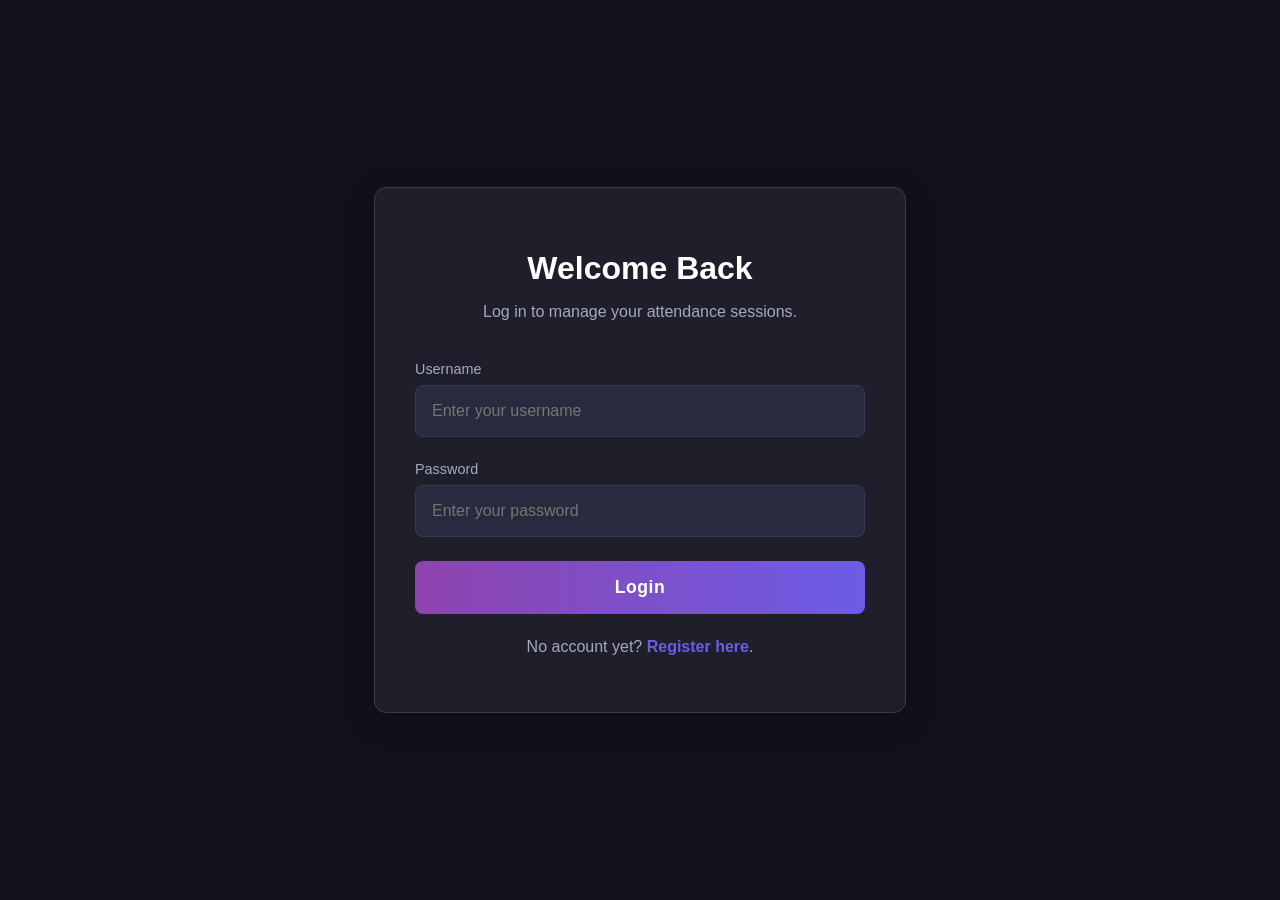
<file: Fully_Automized_Proj/index.html>
<!--Login page for already existing account-->
<!DOCTYPE html>
<html lang="en">
<head>
    <meta charset="UTF-8">
    <meta name="viewport" content="width=device-width, initial-scale=1.0">
    <title>GeoAttend - Host Login</title>
    <link rel="stylesheet" href="style.css">
</head>
<body>
    <div class="container">
        <h1>Welcome Back</h1>
        <p class="subtitle">Log in to manage your attendance sessions.</p>
        <div class="input-group">
            <label for="username">Username</label>
            <input type="text" id="username" placeholder="Enter your username">
        </div>
        <div class="input-group">
            <label for="password">Password</label>
            <input type="password" id="password" placeholder="Enter your password">
        </div>
        <button class="btn" onclick="handleLogin()">Login</button>
        <div id="alert-message" class="alert hidden"></div>
        <p class="auth-link">No account yet? <a href="register.html">Register here</a>.</p>
    </div>
    <script src="app.js"></script>
</body>
</html>
<!--Login page for the satff for managing the attendece-->
</file>
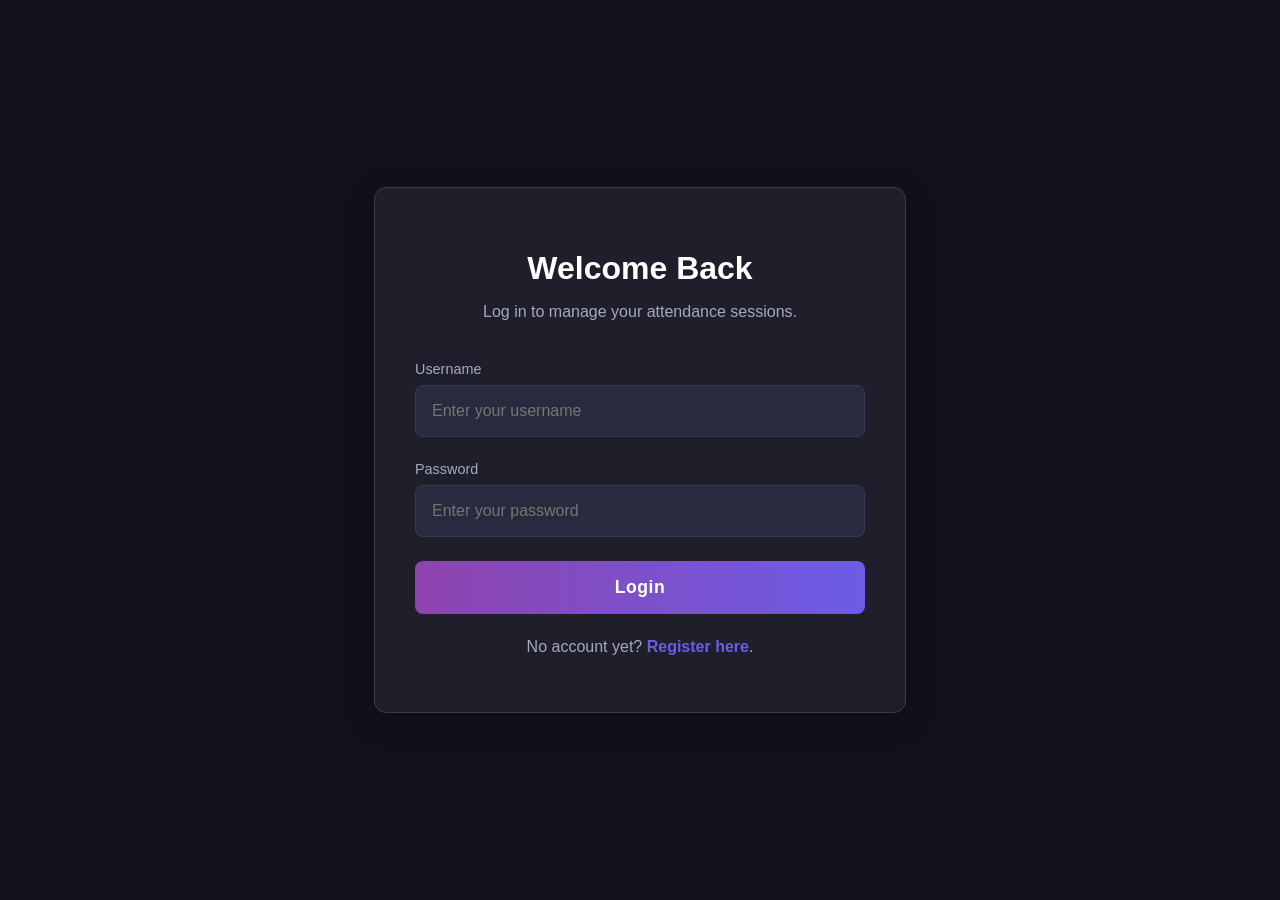
<file: Fully_Automized_Proj/host.html>
<!--Makes staff to define the details of class -->
<!DOCTYPE html>
<html lang="en">
<head>
    <meta charset="UTF-8">
    <meta name="viewport" content="width=device-width, initial-scale=1.0">
    <title>Host Dashboard</title>
    <link rel="stylesheet" href="style.css">
</head>
<body>
    <div class="container host-dashboard">
        <div class="host-header">
            <div>
                <h1>Dashboard</h1>
                <p class="subtitle" style="margin: 0;">Welcome, <span id="host-username"></span>!</p>
            </div>
            <button id="logout-btn" class="btn" onclick="logout()">Logout</button>
        </div>

        <div class="session-creator">
            <div class="input-group">
                <label for="course-name">Course Name</label>
                <input type="text" id="course-name" placeholder="e.g., Quantum Physics 101">
            </div>
            <div class="input-group">
                <label for="radius">Radius (meters)</label>
                <input type="number" id="radius" placeholder="e.g., 50">
            </div>
            <button id="create-session-btn" class="btn" onclick="createSession()">Start Session</button>
        </div>

        <div id="session-link-container" class="hidden">
            <strong>Session Active! Share Link:</strong>
            <p><a href="#" id="attendance-link" target="_blank"></a></p>
            <button id="copy-link-btn" class="btn" onclick="copyLink()">Copy</button>
        </div>
        
        <div id="dashboard-grid" class="dashboard-grid">
            <!-- Student cards will be dynamically inserted here -->
        </div>
    </div>
    <script src="app.js"></script>
</body>
</html>
</file>
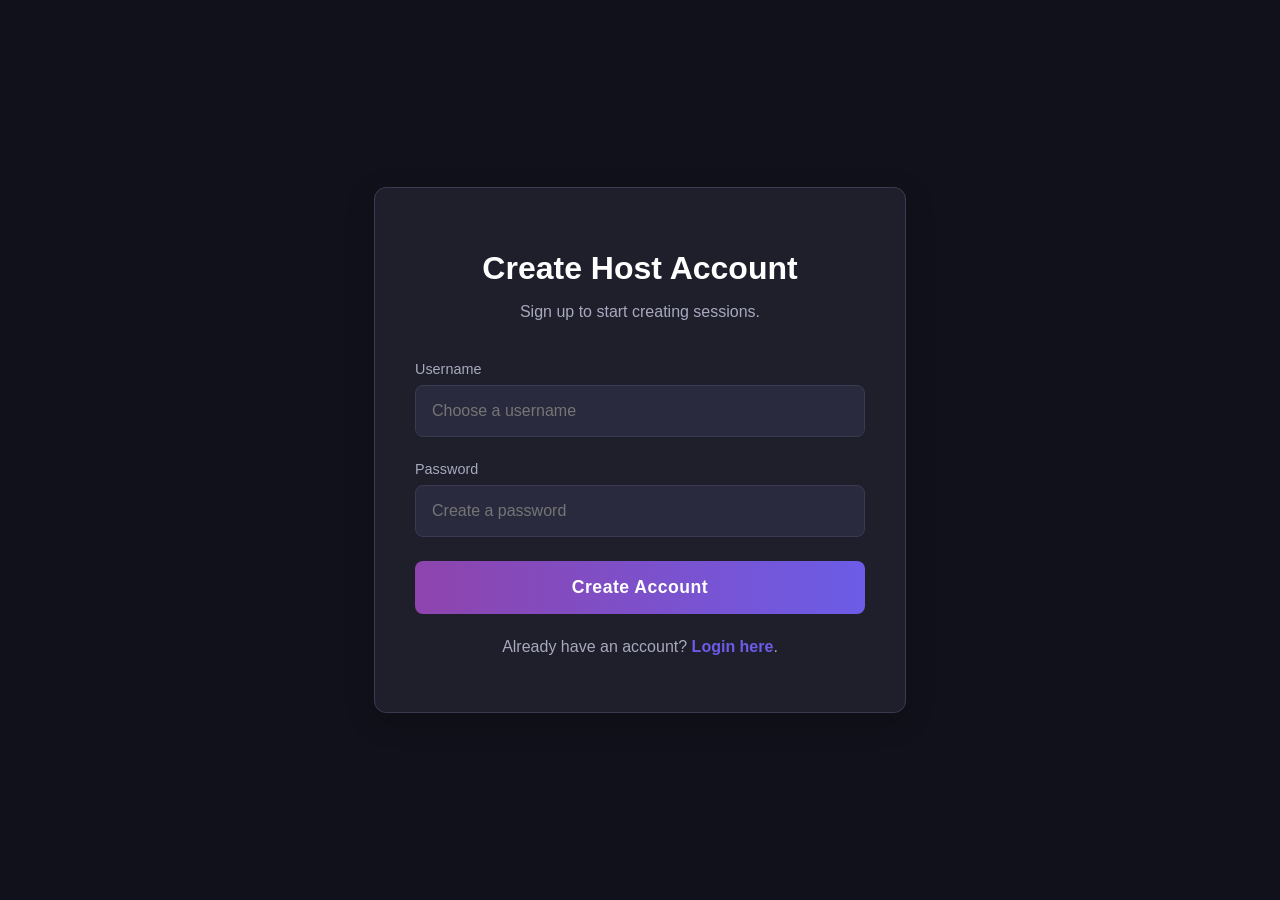
<file: Fully_Automized_Proj/register.html>
<!--To register a new Staff into the class-->
<!DOCTYPE html>
<html lang="en">
<head>
    <meta charset="UTF-8">
    <meta name="viewport" content="width=device-width, initial-scale=1.0">
    <title>GeoAttend - Register</title>
    <link rel="stylesheet" href="style.css">
</head>
<body>
    <div class="container">
        <h1>Create Host Account</h1>
        <p class="subtitle">Sign up to start creating sessions.</p>
        <div class="input-group">
            <label for="username">Username</label>
            <input type="text" id="username" placeholder="Choose a username">
        </div>
        <div class="input-group">
            <label for="password">Password</label>
            <input type="password" id="password" placeholder="Create a password">
        </div>
        <button class="btn" onclick="handleRegister()">Create Account</button>
        <div id="alert-message" class="alert hidden"></div>
        <p class="auth-link">Already have an account? <a href="index.html">Login here</a>.</p>
    </div>
    <script src="app.js"></script>
</body>
</html>
<!--To register the staff into the class.Pending to make it more by selecting the time of session-->
</file>
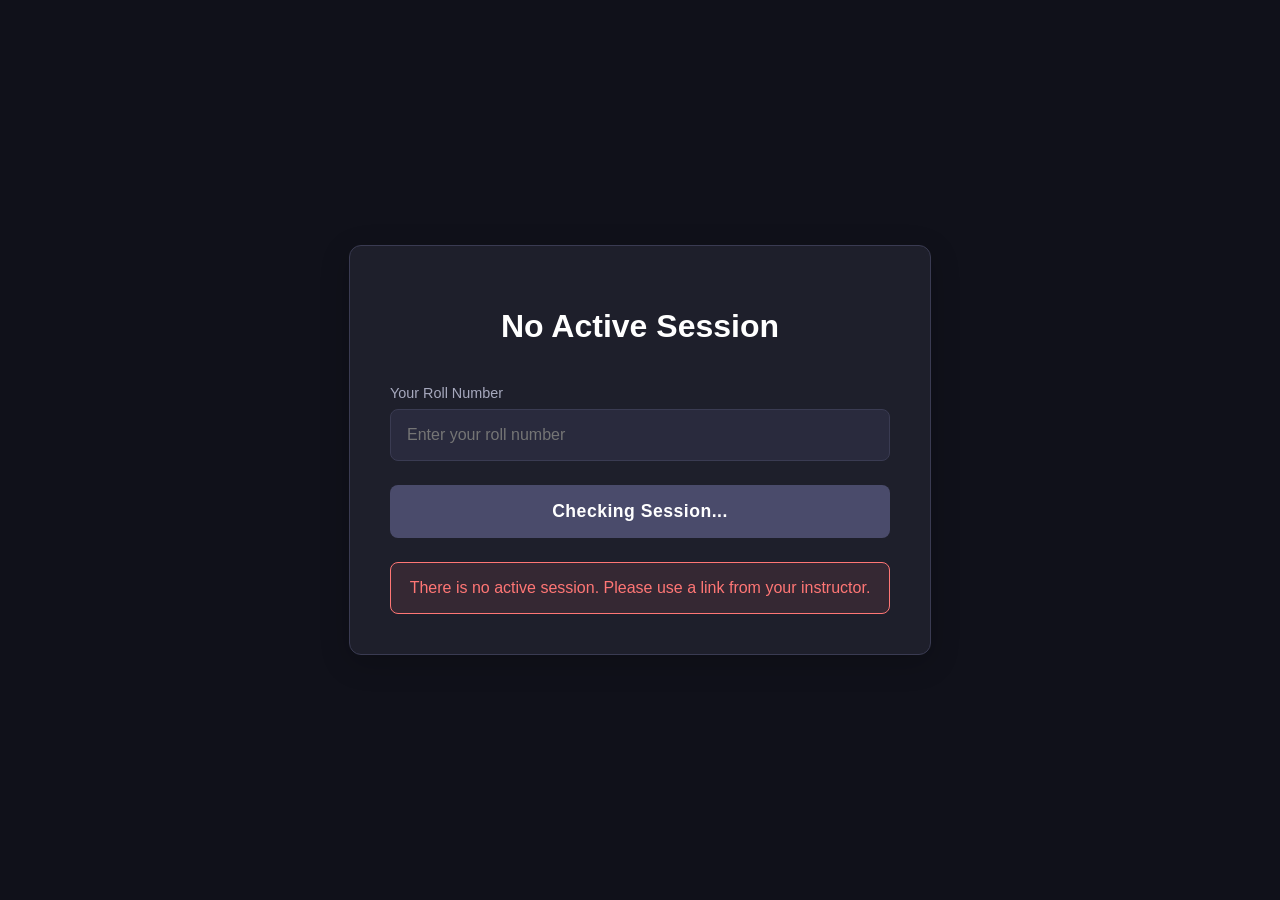
<file: Fully_Automized_Proj/student.html>
<!--Read roll number form student and mark his attendence on basis of his location manualy-->
<!DOCTYPE html>
<html lang="en">
<head>
    <meta charset="UTF-8">
    <meta name="viewport" content="width=device-width, initial-scale=1.0">
    <title>Mark Attendance</title>
    <link rel="stylesheet" href="style.css">
</head>
<body class="student-page">
    <div class="container">
        <h1 id="course-title">Loading Session...</h1>
        <p class="subtitle" id="course-host"></p>
        <div class="input-group">
            <label for="roll-number">Your Roll Number</label>
            <input type="text" id="roll-number" placeholder="Enter your roll number">
        </div>
        <button id="mark-btn" class="btn" onclick="markAttendance()" disabled>Checking Session...</button>
        <div id="alert-message" class="alert hidden"></div>
    </div>
    <script src="app.js"></script>
</body>
</html>
<!--Regiter the student.pending : to automize the attendence based on his geolocation-->
</file>
<file: Fully_Automized_Proj/style.css>
/* --- Global Styles & Dark Theme Variables --- */
:root {
    --bg-color: #10111a;
    --primary-card-bg: #1e1f2b;
    --secondary-card-bg: #292a3d;
    --primary-accent: #6c5ce7;
    --primary-accent-hover: #5a4bcd;
    --text-primary: #ffffff;
    --text-secondary: #a7a9be;
    --success-color: #00b894;
    --danger-color: #ff7675;
    --border-color: #3a3b52;
    --font-family: 'Inter', 'Segoe UI', Roboto, Helvetica, Arial, sans-serif;
    --border-radius: 12px;
    --box-shadow: 0 8px 30px rgba(0, 0, 0, 0.2);
}

@import url('https://fonts.googleapis.com/css2?family=Inter:wght@400;500;600;700&display=swap');

body {
    font-family: var(--font-family);
    background-color: var(--bg-color);
    color: var(--text-primary);
    margin: 0;
    display: flex;
    justify-content: center;
    align-items: center;
    min-height: 100vh;
    padding: 1rem;
    box-sizing: border-box;
}

/* --- Container & Card Styling --- */
.container {
    background-color: var(--primary-card-bg);
    padding: 2.5rem;
    border-radius: var(--border-radius);
    box-shadow: var(--box-shadow);
    border: 1px solid var(--border-color);
    width: 100%;
    max-width: 450px;
    text-align: center;
}

.container h1 {
    margin-bottom: 0.5rem;
    font-weight: 700;
}

.container .subtitle {
    color: var(--text-secondary);
    margin-bottom: 2.5rem;
}

/* --- Form Elements --- */
.input-group {
    margin-bottom: 1.5rem;
    text-align: left;
}

.input-group label {
    display: block;
    margin-bottom: 0.5rem;
    font-weight: 500;
    color: var(--text-secondary);
    font-size: 0.9rem;
}

.input-group input {
    width: 100%;
    padding: 1rem;
    background-color: var(--secondary-card-bg);
    border: 1px solid var(--border-color);
    border-radius: 8px;
    box-sizing: border-box;
    font-size: 1rem;
    color: var(--text-primary);
    transition: border-color 0.3s, box-shadow 0.3s;
}

.input-group input:focus {
    outline: none;
    border-color: var(--primary-accent);
    box-shadow: 0 0 0 3px rgba(108, 92, 231, 0.25);
}

/* --- Buttons --- */
.btn {
    background: linear-gradient(90deg, #8e44ad, var(--primary-accent));
    color: white;
    padding: 1rem 1.5rem;
    border: none;
    border-radius: 8px;
    cursor: pointer;
    font-size: 1.1rem;
    font-weight: 600;
    transition: all 0.3s ease;
    width: 100%;
    letter-spacing: 0.5px;
}

.btn:hover {
    transform: translateY(-3px);
    box-shadow: 0 4px 20px rgba(108, 92, 231, 0.4);
}

.btn:disabled {
    background: #4a4b6b;
    cursor: not-allowed;
    transform: none;
    box-shadow: none;
}

/* --- Links & Alerts --- */
.auth-link {
    margin-top: 1.5rem;
    color: var(--text-secondary);
}

.auth-link a {
    color: var(--primary-accent);
    text-decoration: none;
    font-weight: 600;
}

.alert {
    padding: 1rem;
    margin-top: 1.5rem;
    border-radius: 8px;
    font-weight: 500;
    border: 1px solid transparent;
}
.alert.alert-danger { background-color: rgba(255, 118, 117, 0.1); border-color: var(--danger-color); color: var(--danger-color); }
.alert.alert-success { background-color: rgba(0, 184, 148, 0.1); border-color: var(--success-color); color: var(--success-color); }

/* --- Host Dashboard --- */
.host-dashboard { max-width: 900px; text-align: left; }
.host-header { display: flex; justify-content: space-between; align-items: center; border-bottom: 1px solid var(--border-color); padding-bottom: 1rem; margin-bottom: 2rem; }
#logout-btn { width: auto; padding: 0.6rem 1.2rem; font-size: 0.9rem; background: var(--secondary-card-bg); }
#logout-btn:hover { background: #3c3d52; transform: none; box-shadow: none; }

.session-creator { display: grid; grid-template-columns: 1fr 1fr 200px; gap: 1rem; align-items: flex-end; }
.session-creator .btn { padding: 1rem; }

#session-link-container { margin-top: 2rem; padding: 1.5rem; background-color: var(--secondary-card-bg); border-radius: var(--border-radius); }
#session-link-container strong { color: var(--text-secondary); }
#session-link-container a { color: var(--primary-accent); font-size: 1.1rem; word-break: break-all; }
#copy-link-btn { width: auto; margin-top: 1rem; padding: 0.6rem 1.2rem; font-size: 0.9rem; background: var(--primary-accent); }

.dashboard-grid { display: grid; grid-template-columns: repeat(auto-fill, minmax(250px, 1fr)); gap: 1.5rem; margin-top: 2.5rem; }
.student-card { background: var(--secondary-card-bg); padding: 1.5rem; border-radius: var(--border-radius); border-left: 5px solid; }
.student-card.status-in-class { border-color: var(--success-color); }
.student-card.status-out-of-range { border-color: var(--danger-color); }

.student-card h3 { margin: 0 0 0.5rem 0; font-size: 1.5rem; }
.student-card p { margin: 0; color: var(--text-secondary); }
.student-card .timestamp { font-size: 0.8rem; margin-top: 1rem; opacity: 0.6; }

/* --- Student Page --- */
.student-page .container { max-width: 500px; }
.student-page #course-host { font-weight: 600; color: var(--primary-accent); }
.hidden { display: none; }
</file>
